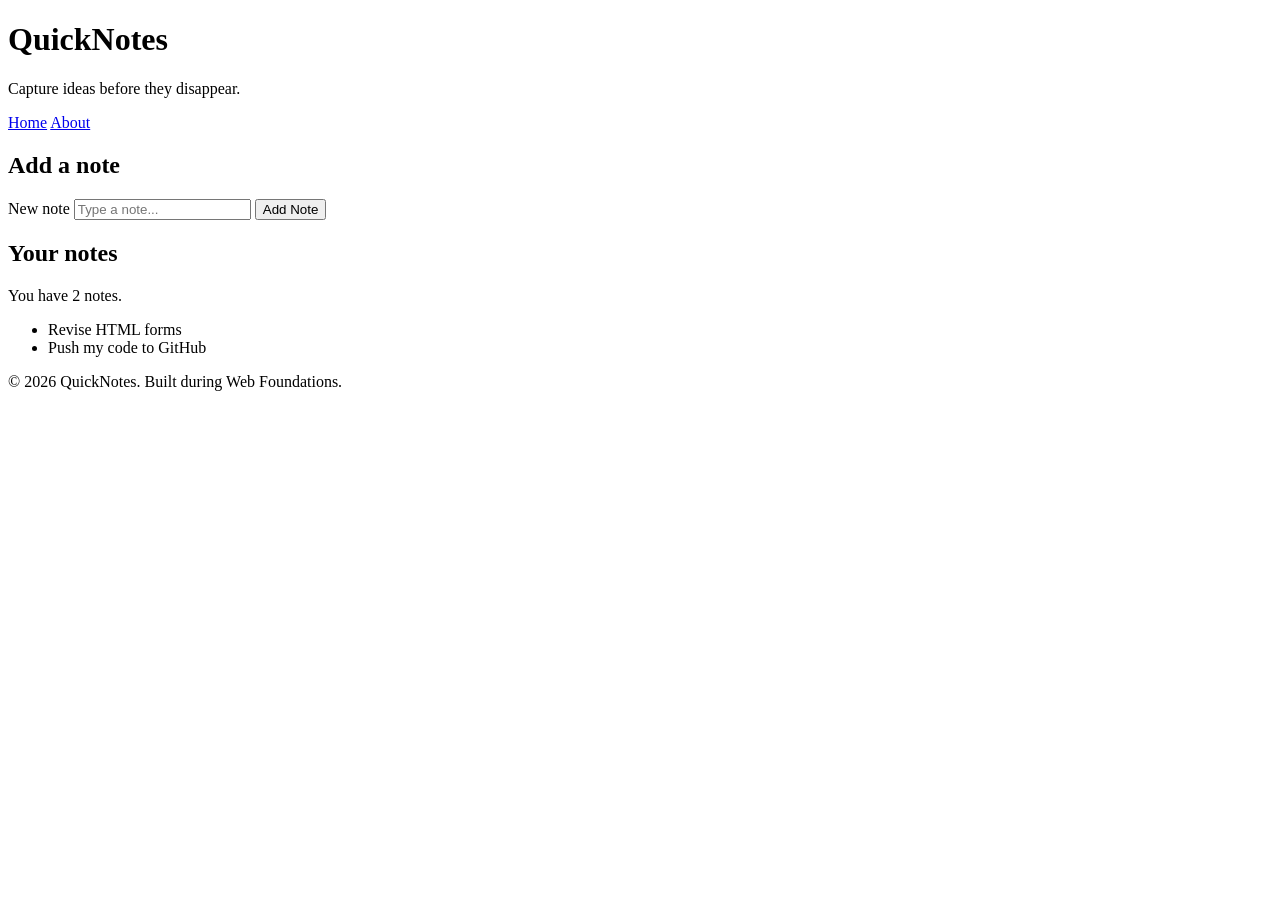
<file: day1/index.html>
<!DOCTYPE html>
<html lang="en">
  <head>
    <meta charset="UTF-8">
    <meta name="viewport" content="width=device-width, initial-scale=1.0">
    <title>QuickNotes</title>
  </head>

  <body>
    <header>
      <h1>QuickNotes</h1>
      <p>Capture ideas before they disappear.</p>

      <nav>
        <a href="index.html">Home</a>
        <a href="about.html">About</a>
      </nav>
    </header>

    <main>
      <section>
        <h2>Add a note</h2>

        <form id="note-form">
          <label for="note-input">New note</label>
          <input type="text" id="note-input" placeholder="Type a note...">
          <button type="submit">Add Note</button>
        </form>
      </section>

      <section>
        <h2>Your notes</h2>

        <p id="note-count">You have 2 notes.</p>

        <ul id="notes-list">
          <li>Revise HTML forms</li>
          <li>Push my code to GitHub</li>
        </ul>
      </section>
    </main>

    <footer>
      <p>&copy; 2026 QuickNotes. Built during Web Foundations.</p>
    </footer>
  </body>
</html>
</file>
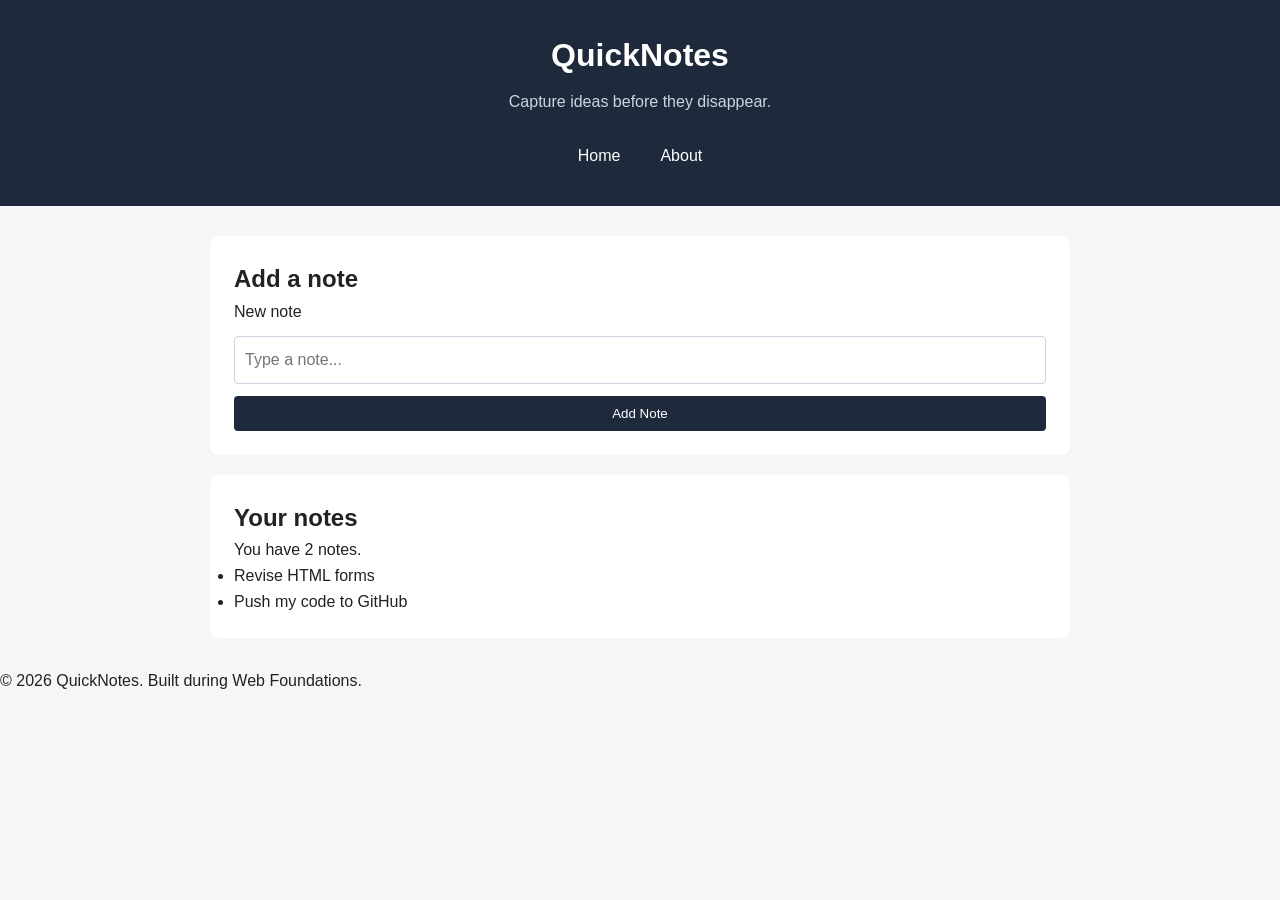
<file: day2/index.html>
<!DOCTYPE html>
<html lang="en">
  <head>
    <meta charset="UTF-8">
    <meta name="viewport" content="width=device-width, initial-scale=1.0">
    <title>QuickNotes</title>
    <link rel="stylesheet" href="style.css">
  </head>

  <body>
    <header>
      <h1>QuickNotes</h1>
      <p>Capture ideas before they disappear.</p>

      <nav>
        <a href="index.html">Home</a>
        <a href="about.html">About</a>
      </nav>
    </header>

    <main>
      <section>
        <h2>Add a note</h2>

        <form id="note-form">
          <label for="note-input">New note</label>
          <input type="text" id="note-input" placeholder="Type a note...">
          <button type="submit">Add Note</button>
        </form>
      </section>

      <section>
        <h2>Your notes</h2>

        <p id="note-count">You have 2 notes.</p>

        <ul id="notes-list">
          <li>Revise HTML forms</li>
          <li>Push my code to GitHub</li>
        </ul>
      </section>
    </main>

    <footer>
      <p>&copy; 2026 QuickNotes. Built during Web Foundations.</p>
    </footer>
  </body>
</html>
</file>
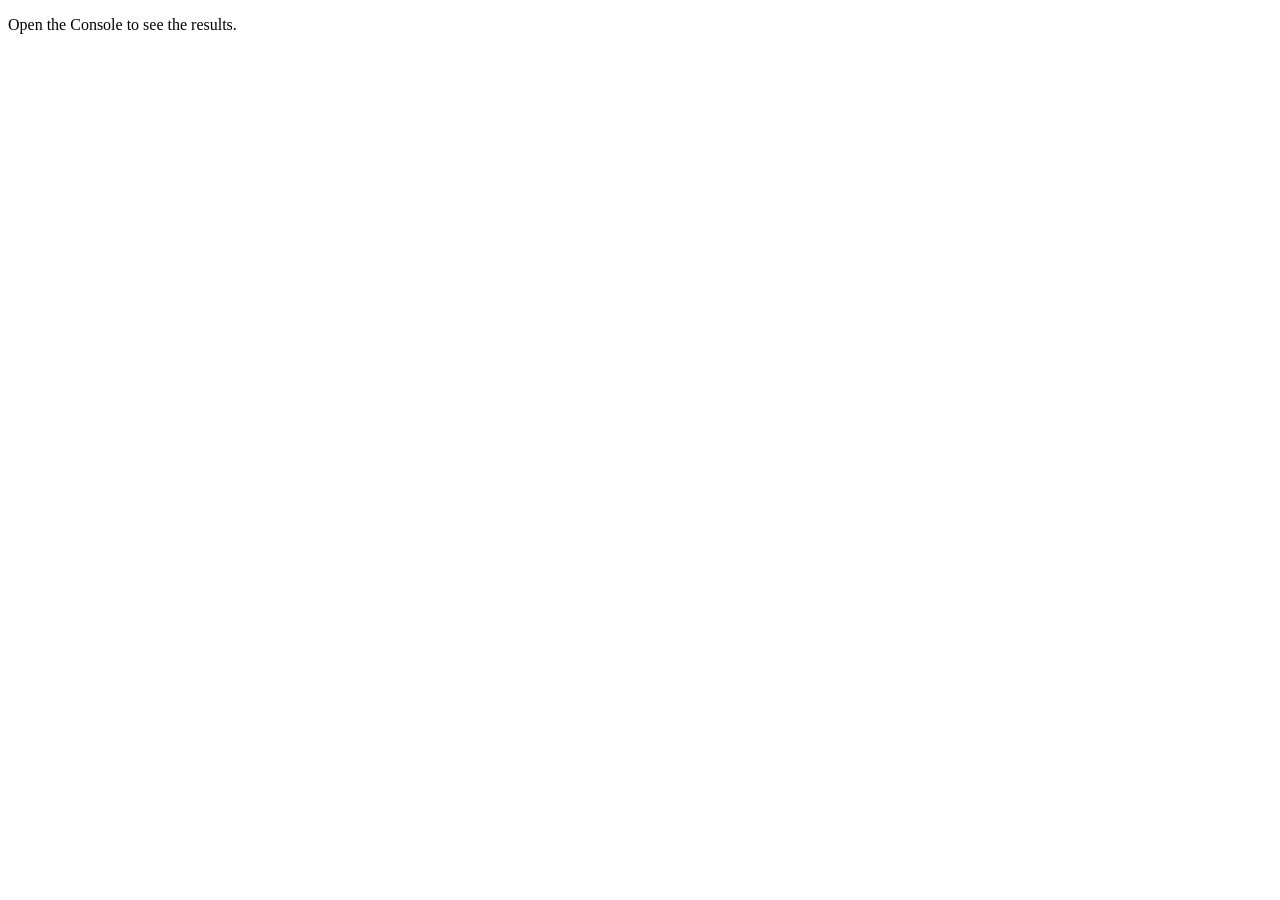
<file: day3/index.html>
<!DOCTYPE html>
<html lang="en">
  <head>
    <meta charset="UTF-8">
    <meta name="viewport" content="width=device-width, initial-scale=1.0">
    <title>Notes Toolkit</title>
    <script src="script.js" defer></script>
  </head>

  <body>
    <p>Open the Console to see the results.</p>
  </body>
</html>
</file>
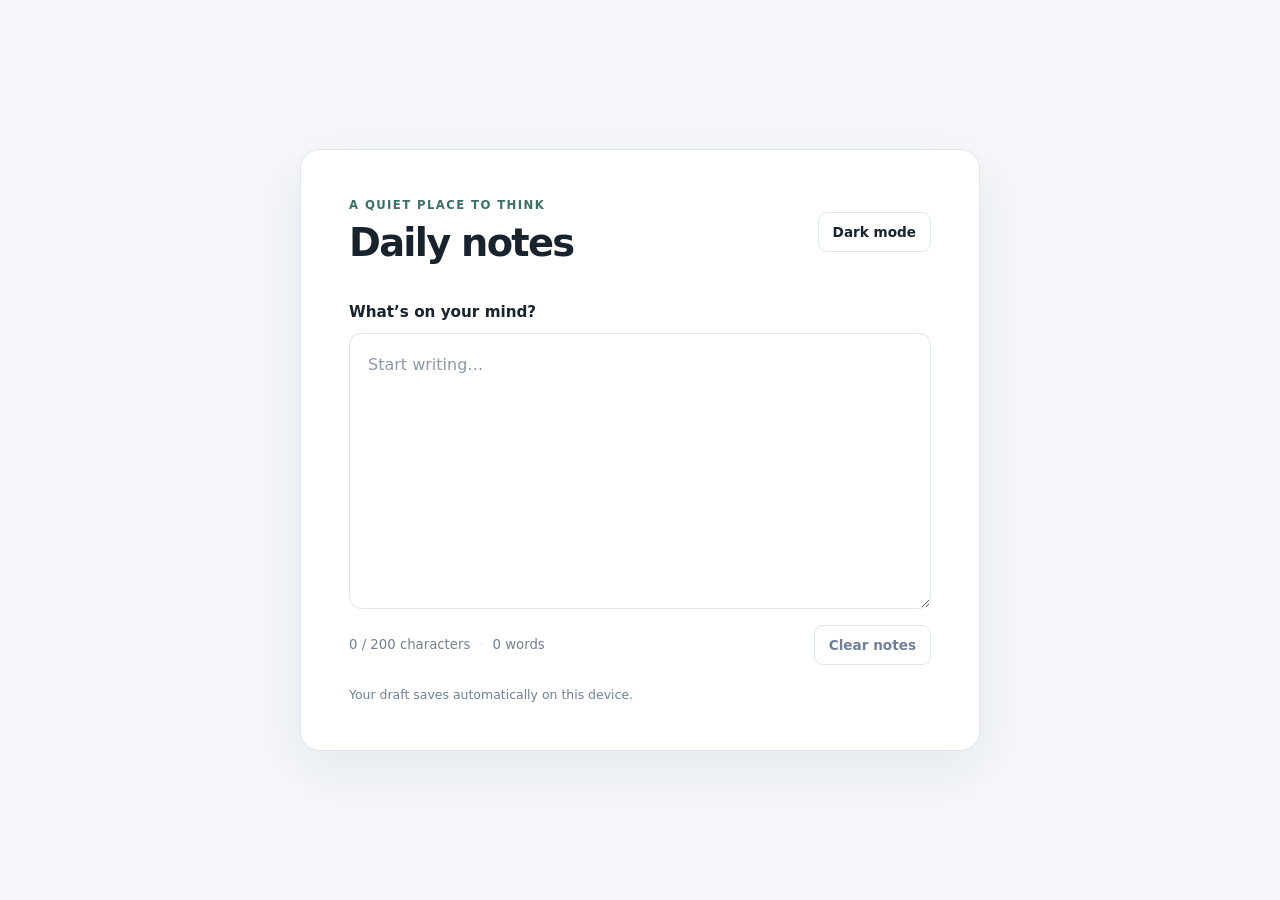
<file: day4/index.html>
<!doctype html>
<html lang="en">
  <head>
    <meta charset="utf-8">
    <meta name="viewport" content="width=device-width, initial-scale=1">
    <meta name="theme-color" content="#f5f7fa">
    <title>Daily notes</title>
    <link rel="stylesheet" href="style.css">
    <script src="script.js" defer></script>
  </head>
  <body>
    <main class="notes-card">
      <header class="page-header">
        <div>
          <p class="eyebrow">A quiet place to think</p>
          <h1>Daily notes</h1>
        </div>
        <button id="theme-toggle" class="button button-secondary" type="button">Dark mode</button>
      </header>

      <label for="note-text">What’s on your mind?</label>
      <textarea id="note-text" maxlength="200" placeholder="Start writing…" rows="9"></textarea>

      <div class="note-footer" aria-live="polite" aria-atomic="true">
        <div class="counts">
          <p id="char-count">0 / 200 characters</p>
          <span class="count-divider" aria-hidden="true">·</span>
          <p id="word-count">0 words</p>
        </div>
        <button id="clear-btn" class="button button-clear" type="button">Clear notes</button>
      </div>
      <p class="save-hint">Your draft saves automatically on this device.</p>
    </main>
  </body>
</html>
</file>
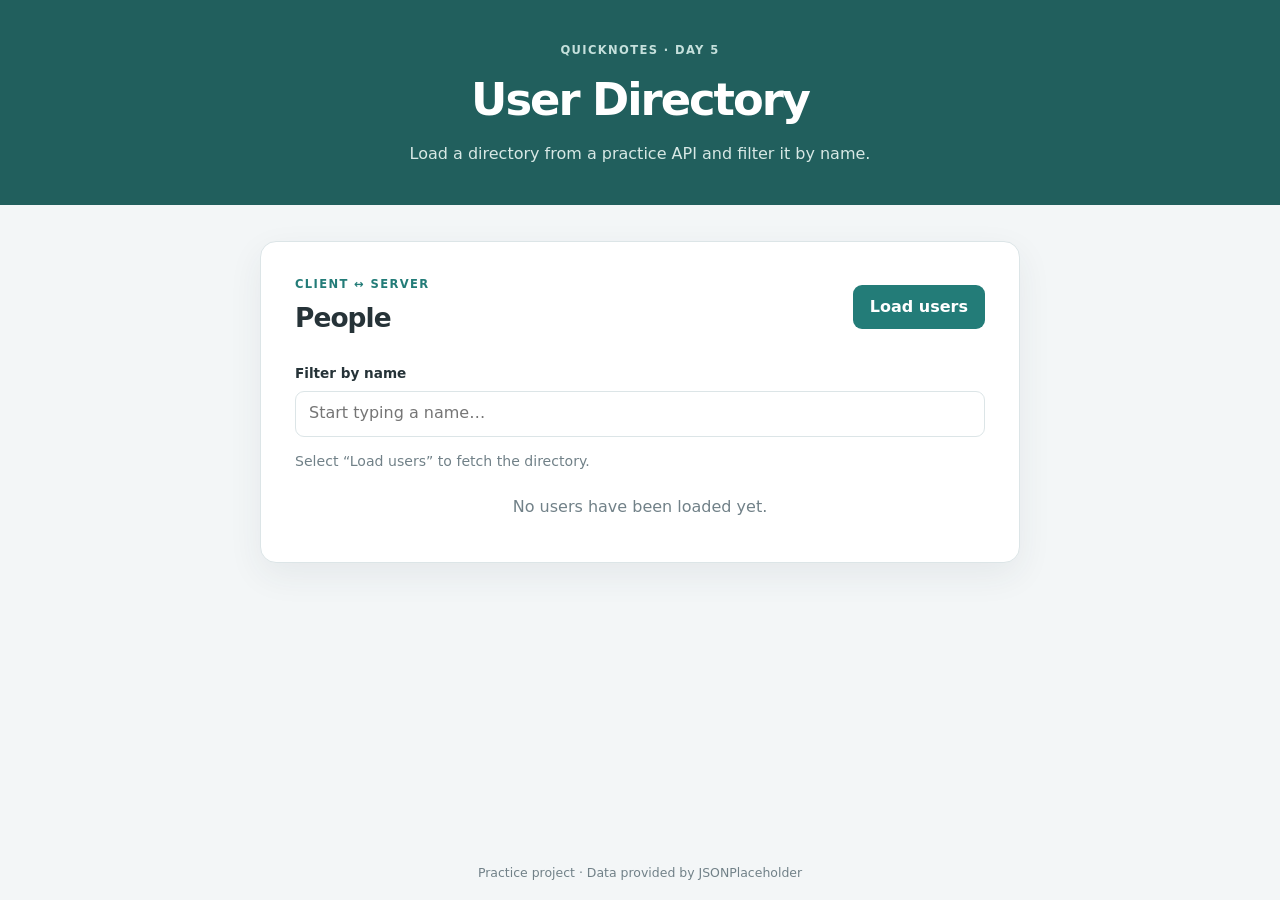
<file: day5/index.html>
<!doctype html>
<html lang="en">
  <head>
    <meta charset="utf-8">
    <meta name="viewport" content="width=device-width, initial-scale=1">
    <title>User Directory | QuickNotes</title>
    <link rel="stylesheet" href="style.css">
    <script src="users.js" defer></script>
  </head>
  <body>
    <header class="site-header">
      <p class="eyebrow">QuickNotes · Day 5</p>
      <h1>User Directory</h1>
      <p>Load a directory from a practice API and filter it by name.</p>
    </header>

    <main>
      <section class="directory-panel" aria-labelledby="directory-heading">
        <div class="panel-heading">
          <div>
            <p class="eyebrow">Client ↔ Server</p>
            <h2 id="directory-heading">People</h2>
          </div>
          <button id="load-users" type="button">Load users</button>
        </div>

        <label for="filter-input">Filter by name</label>
        <input id="filter-input" type="search" placeholder="Start typing a name…" autocomplete="off">
        <p id="status" role="status" aria-live="polite">Select “Load users” to fetch the directory.</p>
        <ul id="users-list" aria-live="polite"></ul>
      </section>
    </main>

    <footer>
      <p>Practice project · Data provided by JSONPlaceholder</p>
    </footer>
  </body>
</html>
</file>
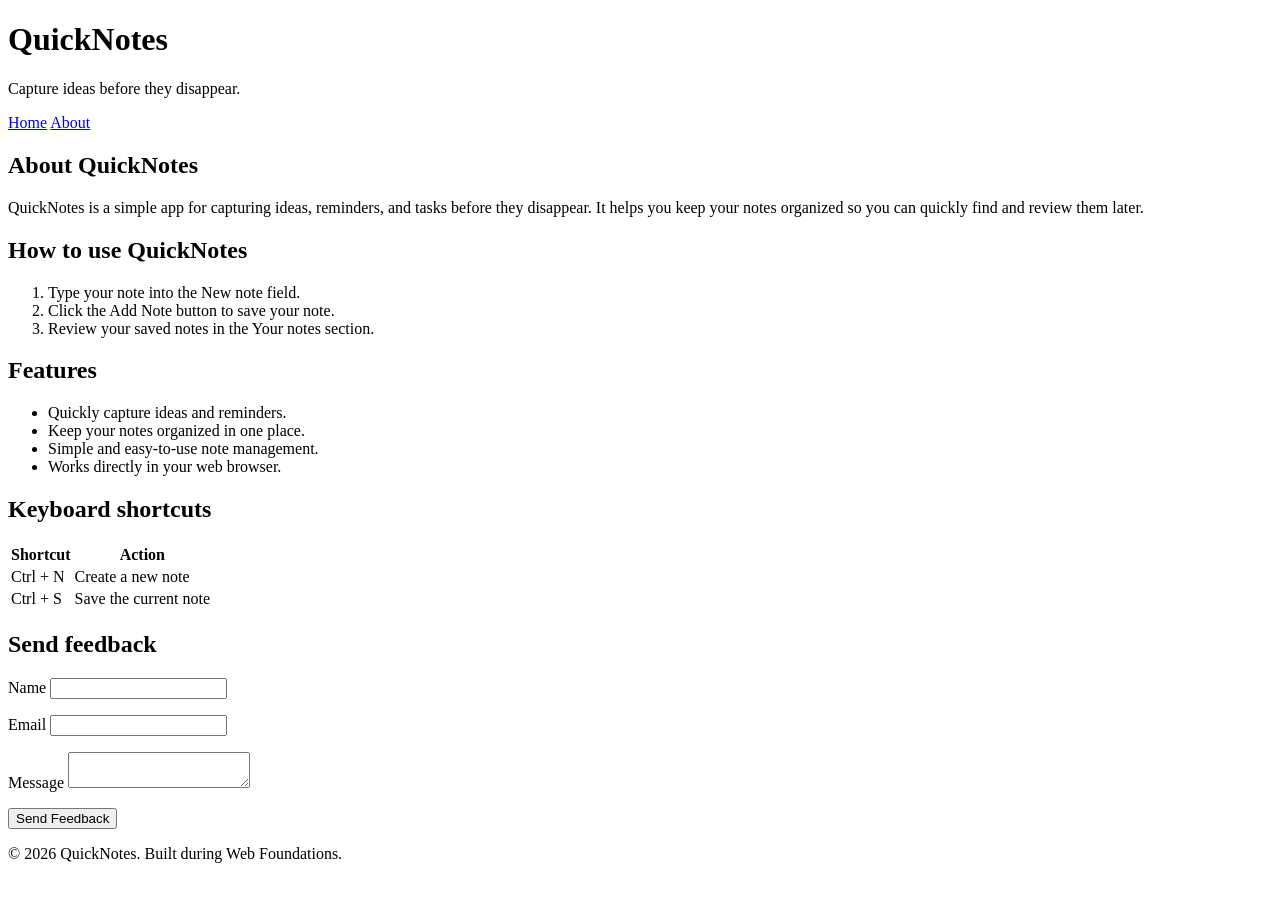
<file: day1/about.html>
<!DOCTYPE html>
<html lang="en">
  <head>
    <meta charset="UTF-8">
    <meta name="viewport" content="width=device-width, initial-scale=1.0">
    <title>About QuickNotes</title>
  </head>

  <body>
    <header>
      <h1>QuickNotes</h1>
      <p>Capture ideas before they disappear.</p>

      <nav>
        <a href="index.html">Home</a>
        <a href="about.html">About</a>
      </nav>
    </header>

    <main>
      <h2>About QuickNotes</h2>

      <p>
        QuickNotes is a simple app for capturing ideas, reminders, and tasks before
        they disappear. It helps you keep your notes organized so you can quickly
        find and review them later.
      </p>

      <section>
        <h2>How to use QuickNotes</h2>

        <ol>
          <li>Type your note into the New note field.</li>
          <li>Click the Add Note button to save your note.</li>
          <li>Review your saved notes in the Your notes section.</li>
        </ol>
      </section>

      <section>
        <h2>Features</h2>

        <ul>
          <li>Quickly capture ideas and reminders.</li>
          <li>Keep your notes organized in one place.</li>
          <li>Simple and easy-to-use note management.</li>
          <li>Works directly in your web browser.</li>
        </ul>
      </section>

      <section>
        <h2>Keyboard shortcuts</h2>

        <table>
          <tr>
            <th>Shortcut</th>
            <th>Action</th>
          </tr>
          <tr>
            <td>Ctrl + N</td>
            <td>Create a new note</td>
          </tr>
          <tr>
            <td>Ctrl + S</td>
            <td>Save the current note</td>
          </tr>
        </table>
      </section>

      <section>
        <h2>Send feedback</h2>

        <form>
          <p>
            <label for="name">Name</label>
            <input type="text" id="name" name="name" required>
          </p>

          <p>
            <label for="email">Email</label>
            <input type="email" id="email" name="email" required>
          </p>

          <p>
            <label for="message">Message</label>
            <textarea id="message" name="message" required></textarea>
          </p>

          <button type="submit">Send Feedback</button>
        </form>
      </section>
    </main>

    <footer>
      <p>&copy; 2026 QuickNotes. Built during Web Foundations.</p>
    </footer>
  </body>
</html>
</file>
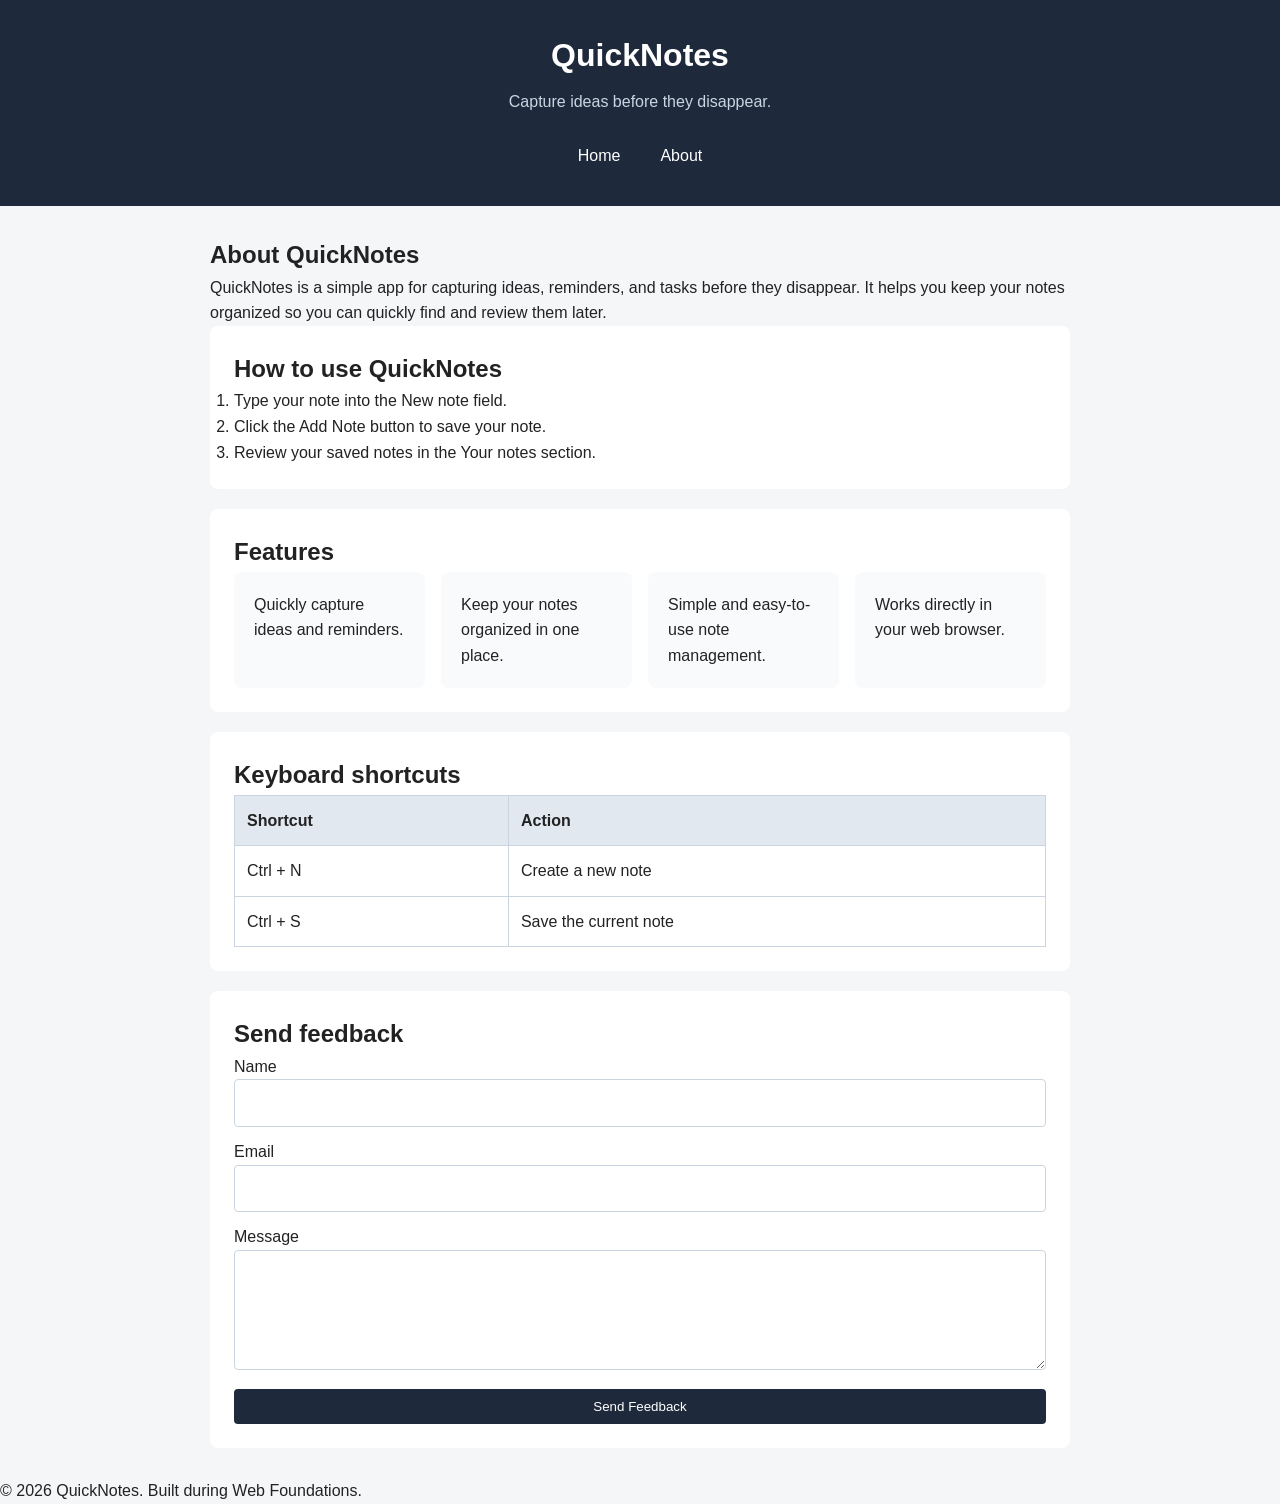
<file: day2/about.html>
<!DOCTYPE html>
<html lang="en">
  <head>
    <meta charset="UTF-8">
    <meta name="viewport" content="width=device-width, initial-scale=1.0">
    <title>About QuickNotes</title>
    <link rel="stylesheet" href="style.css">
  </head>

  <body>
    <header>
      <h1>QuickNotes</h1>
      <p>Capture ideas before they disappear.</p>

      <nav>
        <a href="index.html">Home</a>
        <a href="about.html">About</a>
      </nav>
    </header>

    <main>
      <h2>About QuickNotes</h2>

      <p>
        QuickNotes is a simple app for capturing ideas, reminders, and tasks before
        they disappear. It helps you keep your notes organized so you can quickly
        find and review them later.
      </p>

      <section>
        <h2>How to use QuickNotes</h2>

        <ol>
          <li>Type your note into the New note field.</li>
          <li>Click the Add Note button to save your note.</li>
          <li>Review your saved notes in the Your notes section.</li>
        </ol>
      </section>

      <section>
        <h2>Features</h2>

        <ul class="features">
          <li>Quickly capture ideas and reminders.</li>
          <li>Keep your notes organized in one place.</li>
          <li>Simple and easy-to-use note management.</li>
          <li>Works directly in your web browser.</li>
        </ul>
      </section>

      <section>
        <h2>Keyboard shortcuts</h2>

        <table>
          <tr>
            <th>Shortcut</th>
            <th>Action</th>
          </tr>
          <tr>
            <td>Ctrl + N</td>
            <td>Create a new note</td>
          </tr>
          <tr>
            <td>Ctrl + S</td>
            <td>Save the current note</td>
          </tr>
        </table>
      </section>

      <section>
        <h2>Send feedback</h2>

        <form>
          <p>
            <label for="name">Name</label>
            <input type="text" id="name" name="name" required>
          </p>

          <p>
            <label for="email">Email</label>
            <input type="email" id="email" name="email" required>
          </p>

          <p>
            <label for="message">Message</label>
            <textarea id="message" name="message" required></textarea>
          </p>

          <button type="submit">Send Feedback</button>
        </form>
      </section>
    </main>

    <footer>
      <p>&copy; 2026 QuickNotes. Built during Web Foundations.</p>
    </footer>
  </body>
</html>
</file>
<file: day2/style.css>
/* 1. Universal reset */
* {
  box-sizing: border-box;
  margin: 0;
  padding: 0;
}

/* 2. Base body styles */
body {
  font-family: Arial, sans-serif;
  background-color: #f4f6f8;
  color: #222;
  line-height: 1.6;
  /* 3. Header styling */
header {
  background-color: #1e293b;
  color: white;
  text-align: center;
  padding: 30px 20px;
}

header h1 {
  font-size: 2rem;
  margin-bottom: 8px;
}

header p {
  color: #cbd5e1;
}
/* 4. Navigation */
nav {
  display: flex;
  justify-content: center;
  gap: 16px;
  margin-top: 20px;
}

nav a {
  color: white;
  text-decoration: none;
  padding: 8px 12px;
  transition: background-color 0.3s ease;
}

nav a:hover {
  background-color: #334155;
  border-radius: 4px;
}
/* 5. Main content and sections */
main {
  max-width: 900px;
  margin: 30px auto;
  padding: 0 20px;
}

section {
  background-color: white;
  padding: 24px;
  margin-bottom: 20px;
  border-radius: 8px;
}
/* 6. Features grid */
.features {
  display: grid;
  grid-template-columns: repeat(auto-fit, minmax(180px, 1fr));
  gap: 16px;
  list-style: none;
}

.features li {
  background-color: #f8fafc;
  padding: 20px;
  border-radius: 8px;
}
/* 7. Shortcuts table */
table {
  width: 100%;
  border-collapse: collapse;
}

th,
td {
  border: 1px solid #cbd5e1;
  padding: 12px;
  text-align: left;
}

th {
  background-color: #e2e8f0;
}
/* 8. Feedback form */
form {
  display: flex;
  flex-direction: column;
  gap: 12px;
}

form input,
form textarea {
  width: 100%;
  padding: 10px;
  border: 1px solid #cbd5e1;
  border-radius: 4px;
  font: inherit;
}

form textarea {
  min-height: 120px;
  resize: vertical;
}
/* 9. Buttons */
button {
  padding: 10px 16px;
  border: none;
  border-radius: 4px;
  background-color: #1e293b;
  color: white;
  cursor: pointer;
  transition: background-color 0.3s ease, transform 0.2s ease;
}

button:hover {
  background-color: #334155;
  transform: translateY(-2px);
}
/* 10. Mobile styles */
@media (max-width: 600px) {
  header {
    padding: 20px 12px;
  }

  header h1 {
    font-size: 1.6rem;
  }

  main {
    padding: 0 12px;
  }
}
}
</file>
<file: day4/style.css>
:root {
  color-scheme: light;
  --page: #f5f7fa;
  --surface: #ffffff;
  --text: #19232e;
  --muted: #718096;
  --border: #dfe5ec;
  --accent: #3d6f69;
  --accent-hover: #315a55;
  --soft-accent: #edf5f3;
  --warning: #b75e12;
  --over: #bd3030;
  --shadow: 0 18px 55px rgb(30 48 62 / 8%);
}

body.dark {
  color-scheme: dark;
  --page: #141a20;
  --surface: #1d252d;
  --text: #edf2f6;
  --muted: #a1afbb;
  --border: #35414d;
  --accent: #8ab8ae;
  --accent-hover: #a3cbc2;
  --soft-accent: #263b39;
  --warning: #f3a45e;
  --over: #ff8585;
  --shadow: 0 18px 55px rgb(0 0 0 / 24%);
}

* { box-sizing: border-box; }

body {
  min-height: 100vh;
  margin: 0;
  display: grid;
  place-items: center;
  padding: 32px 20px;
  background: var(--page);
  color: var(--text);
  font-family: Inter, ui-sans-serif, system-ui, -apple-system, BlinkMacSystemFont, "Segoe UI", sans-serif;
  transition: background-color 180ms ease, color 180ms ease;
}

.notes-card {
  width: min(100%, 680px);
  padding: clamp(24px, 5vw, 48px);
  background: var(--surface);
  border: 1px solid var(--border);
  border-radius: 20px;
  box-shadow: var(--shadow);
}

.page-header, .note-footer, .counts { display: flex; align-items: center; }
.page-header, .note-footer { justify-content: space-between; gap: 16px; }
.page-header { margin-bottom: 38px; }

.eyebrow {
  margin: 0 0 8px;
  color: var(--accent);
  font-size: 0.73rem;
  font-weight: 700;
  letter-spacing: 0.12em;
  text-transform: uppercase;
}

h1 { margin: 0; font-size: clamp(1.8rem, 5vw, 2.4rem); letter-spacing: -0.045em; }
label { display: block; margin-bottom: 12px; font-size: 0.95rem; font-weight: 650; }

textarea {
  display: block;
  width: 100%;
  min-height: 220px;
  resize: vertical;
  padding: 18px;
  border: 1px solid var(--border);
  border-radius: 12px;
  outline: none;
  background: var(--surface);
  color: var(--text);
  font: inherit;
  font-size: 1rem;
  line-height: 1.65;
  transition: border-color 150ms ease, box-shadow 150ms ease;
}

textarea::placeholder { color: var(--muted); opacity: 0.8; }
textarea:focus { border-color: var(--accent); box-shadow: 0 0 0 3px color-mix(in srgb, var(--accent) 18%, transparent); }
.note-footer { margin-top: 16px; }
.counts { flex-wrap: wrap; gap: 9px; color: var(--muted); font-size: 0.83rem; }
.counts p { margin: 0; }
.count-divider { color: var(--border); }
.warning { color: var(--warning); }
.over { color: var(--over); font-weight: 700; }

.button {
  min-height: 40px;
  padding: 0 14px;
  border: 1px solid transparent;
  border-radius: 9px;
  font: inherit;
  font-size: 0.85rem;
  font-weight: 650;
  cursor: pointer;
  transition: background-color 150ms ease, border-color 150ms ease, color 150ms ease;
}

.button:focus-visible { outline: 3px solid color-mix(in srgb, var(--accent) 35%, transparent); outline-offset: 2px; }
.button-secondary { border-color: var(--border); background: var(--surface); color: var(--text); }
.button-secondary:hover { background: var(--soft-accent); }
.button-clear { border-color: var(--border); background: transparent; color: var(--muted); }
.button-clear:hover { border-color: var(--accent); color: var(--accent); }
.save-hint { margin: 22px 0 0; color: var(--muted); font-size: 0.78rem; }

@media (max-width: 480px) {
  .page-header { align-items: flex-start; }
  .note-footer { align-items: flex-start; }
  .counts { gap: 6px; }
}
</file>
<file: day5/style.css>
:root {
  color-scheme: light;
  --page: #f3f6f7;
  --surface: #fff;
  --ink: #263338;
  --muted: #718188;
  --line: #dce5e7;
  --teal: #237c78;
  --teal-dark: #1a615e;
  --error: #a8323d;
}

* { box-sizing: border-box; }
body { min-height: 100vh; margin: 0; display: flex; flex-direction: column; background: var(--page); color: var(--ink); font-family: Inter, ui-sans-serif, system-ui, -apple-system, BlinkMacSystemFont, "Segoe UI", sans-serif; line-height: 1.55; }
.site-header { padding: 42px 20px 38px; background: #215f5d; color: white; text-align: center; }
.site-header .eyebrow { color: #c5e0dc; }
.site-header h1 { margin: 5px 0 8px; font-size: clamp(2rem, 5vw, 2.8rem); letter-spacing: -0.045em; }
.site-header > p:last-child { margin: 0; color: #d7e8e5; }
main { width: min(100% - 36px, 760px); margin: 36px auto 50px; flex: 1; }
.directory-panel { padding: clamp(22px, 5vw, 34px); border: 1px solid var(--line); border-radius: 16px; background: var(--surface); box-shadow: 0 12px 35px rgb(36 63 69 / 7%); }
.panel-heading { display: flex; align-items: center; justify-content: space-between; gap: 18px; margin-bottom: 24px; }
.eyebrow { margin: 0; color: var(--teal); font-size: 0.72rem; font-weight: 750; letter-spacing: 0.12em; text-transform: uppercase; }
h2 { margin: 4px 0 0; font-size: 1.65rem; letter-spacing: -0.035em; }
label { display: block; margin-bottom: 7px; font-size: 0.85rem; font-weight: 650; }
input { width: 100%; min-height: 46px; padding: 0 13px; border: 1px solid var(--line); border-radius: 9px; outline: none; color: var(--ink); background: white; font: inherit; }
input:focus { border-color: var(--teal); box-shadow: 0 0 0 3px rgb(35 124 120 / 14%); }
button { min-height: 44px; padding: 0 17px; border: 0; border-radius: 9px; background: var(--teal); color: white; font: inherit; font-weight: 700; cursor: pointer; transition: background-color 150ms ease, transform 150ms ease; }
button:hover:not(:disabled) { background: var(--teal-dark); transform: translateY(-1px); }
button:focus-visible { outline: 3px solid rgb(35 124 120 / 30%); outline-offset: 2px; }
button:disabled { cursor: wait; opacity: 0.65; }
#status { min-height: 1.5em; margin: 14px 0; color: var(--muted); font-size: 0.88rem; }
#status[data-state="error"] { color: var(--error); font-weight: 650; }
#users-list { display: grid; grid-template-columns: repeat(auto-fit, minmax(250px, 1fr)); gap: 13px; margin: 0; padding: 0; list-style: none; }
.user-card { min-width: 0; padding: 17px; border: 1px solid var(--line); border-left: 4px solid var(--teal); border-radius: 10px; background: #fff; }
.user-card h3 { margin: 0 0 12px; font-size: 1.05rem; }
.user-card p { margin: 5px 0 0; color: var(--muted); font-size: 0.82rem; overflow-wrap: anywhere; }
.user-card strong { color: var(--ink); font-weight: 650; }
.empty-message { grid-column: 1 / -1; margin: 8px 0; color: var(--muted); text-align: center; }
footer { padding: 18px; color: var(--muted); font-size: 0.78rem; text-align: center; }
footer p { margin: 0; }
@media (max-width: 520px) { .site-header { padding: 32px 18px; } .panel-heading { align-items: flex-start; flex-direction: column; } button { width: 100%; } #users-list { grid-template-columns: 1fr; } }
</file>
